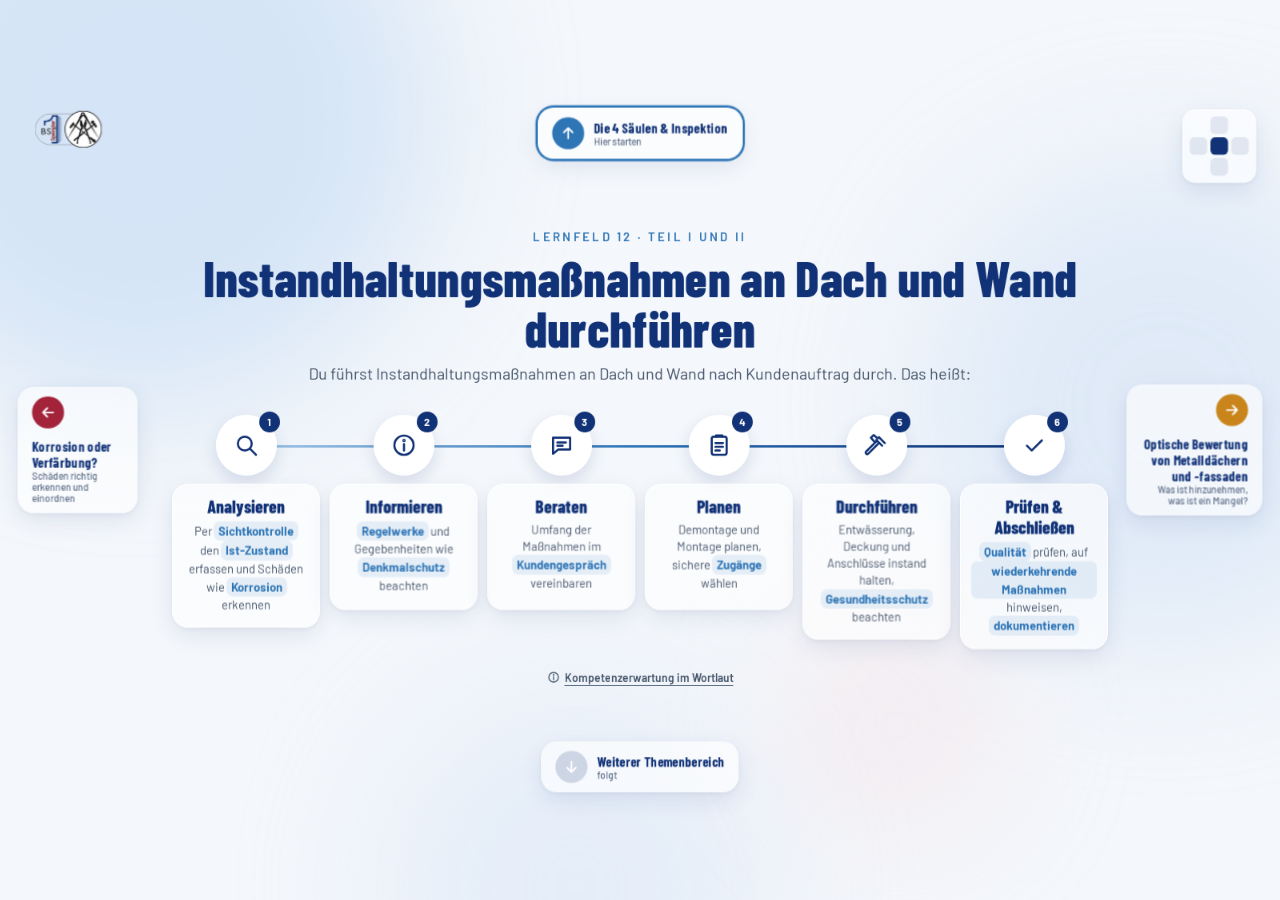
<file: index.html>
<!doctype html>
<html lang="de">
<head>
<meta charset="utf-8">
<meta name="viewport" content="width=device-width, initial-scale=1">
<title>Lernlandkarte Instandhaltung an Dach und Wand</title>
<meta name="theme-color" content="#F3F6FB">
<link rel="stylesheet" href="assets/fonts.css">
<link rel="stylesheet" href="assets/style.css">
<style>
  html,body{height:100%;overflow:hidden}
  #fit{position:fixed;inset:0;overflow:hidden}
  #stage{width:1600px;height:900px;position:absolute;left:50%;top:50%;transform-origin:center center;transform:translate(-50%,-50%) scale(.5)}
  #world{position:absolute;inset:0;perspective:1900px;perspective-origin:50% 50%}
  .view{position:absolute;inset:0;padding:30px 44px 0;transform-style:preserve-3d;will-change:transform,filter,opacity;
        transition:transform .85s cubic-bezier(.65,0,.25,1),filter .85s ease,opacity .75s ease}
  .brand-top{position:absolute;left:44px;top:26px;display:flex;align-items:center;gap:16px;z-index:5}
  .brand-top img{height:46px}
  .brand-top span{font:600 14px var(--f-b);letter-spacing:.22em;color:var(--slate-d);text-transform:uppercase}

  /* Mitte */
  .center{display:flex;flex-direction:column;align-items:center;justify-content:center;height:100%;padding:0 150px 30px}
  .center .eyebrow{font-size:15px}
  .center h1{font-size:62px;font-weight:800;line-height:1.02;text-align:center;margin:12px 0 26px;max-width:1150px}
  .phases{display:grid;grid-template-columns:repeat(6,1fr);gap:12px;width:1170px;position:relative;margin-top:6px}
  .phases::before{content:"";position:absolute;left:8%;right:8%;top:38px;height:3px;background:linear-gradient(90deg,#9DC3E6,#2E75B6,#113277);border-radius:3px;z-index:0}
  .ph{position:relative;z-index:1;display:flex;flex-direction:column;align-items:center;text-align:center;gap:10px}
  .ph .ic{width:76px;height:76px;border-radius:50%;display:grid;place-items:center;background:#fff;color:var(--navy);box-shadow:0 8px 22px rgba(17,50,119,.14), inset 0 0 0 3px #fff;position:relative}
  .ph .ic i{position:absolute;top:-4px;right:-4px;width:26px;height:26px;border-radius:50%;background:var(--navy);color:#fff;font:700 13px/26px var(--f-b);font-style:normal}
  .ph .bx{padding:14px 14px 16px;border-radius:20px;width:100%;min-height:158px}
  .ph b.n{display:block;font:800 22px var(--f-d);color:var(--navy);margin-bottom:6px}
  .ph p{margin:0;font-size:15px;line-height:1.42;color:var(--slate-d)}
  .kw{border:0;padding:1px 6px;margin:0 -1px;border-radius:8px;font:700 15px var(--f-b);color:var(--blue);background:rgba(46,117,182,.10);cursor:pointer;line-height:1.5}
  .kw:hover,.kw.on{background:var(--blue);color:#fff}
  .pop{position:absolute;z-index:20;width:330px;background:rgba(255,255,255,.97)!important;box-shadow:0 20px 50px rgba(17,50,119,.22)!important;padding:18px 20px 16px;border-radius:22px;text-align:left;opacity:0;transform:translateY(8px) scale(.97);transition:.22s;pointer-events:none}
  .pop.on{opacity:1;transform:none;pointer-events:auto}
  .pop h4{margin:0 0 10px;font:800 24px var(--f-d);color:var(--navy)}
  .pop .row{display:flex;gap:10px;margin:8px 0;font-size:15px;line-height:1.4;color:var(--ink)}
  .pop .row span{flex:none;width:24px;height:24px;border-radius:8px;display:grid;place-items:center;background:rgba(46,117,182,.12);color:var(--blue)}
  .pop .go{margin-top:10px;border:0;border-radius:999px;padding:9px 14px;font:600 14px var(--f-b);background:var(--navy);color:#fff;display:inline-flex;gap:6px;align-items:center}
  .pop .x{position:absolute;right:12px;top:12px;border:0;background:rgba(17,50,119,.07);width:30px;height:30px;border-radius:50%;display:grid;place-items:center;color:var(--navy)}
  .wl{margin-top:26px;border:0;background:transparent;font:600 14px var(--f-b);color:var(--slate-d);display:inline-flex;gap:6px;align-items:center;text-decoration:underline;text-underline-offset:4px}
  .modal{position:absolute;inset:0;z-index:30;background:rgba(17,30,60,.25);backdrop-filter:blur(4px);display:none;align-items:center;justify-content:center}
  .modal.on{display:flex}
  .kompetenz{padding:24px 30px;max-width:1220px}
  .kompetenz h3{font:700 15px var(--f-b);letter-spacing:.2em;text-transform:uppercase;color:var(--blue);margin-bottom:10px}
  .kompetenz .cols{column-count:2;column-gap:34px;font-size:14.6px;line-height:1.5;color:var(--slate-d)}
  .kompetenz .cols p{margin:0 0 9px;break-inside:avoid-column}
  .kompetenz .cols p:first-child{font-weight:600;color:var(--navy)}

  /* Richtungs-Schaltflächen */
  .dirbtn{position:absolute;z-index:6;display:flex;align-items:center;gap:12px;border:0;border-radius:20px;padding:12px 18px;
          font:700 17px var(--f-d);color:var(--navy);letter-spacing:.02em;max-width:330px;text-align:left;transition:transform .2s}
  .dirbtn:hover{transform:scale(1.04)}
  .dirbtn .ar{width:40px;height:40px;border-radius:50%;display:grid;place-items:center;color:#fff;background:var(--c);flex:none}
  .dirbtn small{display:block;font:500 12px var(--f-b);color:var(--muted);letter-spacing:0}
  .dirbtn.bald .ar{background:rgba(17,50,119,.18)}
  .dirbtn.oben{top:22px;left:50%;transform:translateX(-50%)} .dirbtn.oben:hover{transform:translateX(-50%) scale(1.04)}
  .dirbtn.unten{bottom:22px;left:50%;transform:translateX(-50%)} .dirbtn.unten:hover{transform:translateX(-50%) scale(1.04)}
  .dirbtn.links{left:22px;top:50%;transform:translateY(-50%);flex-direction:column;align-items:flex-start;max-width:150px}
  .dirbtn.links:hover{transform:translateY(-50%) scale(1.04)}
  .dirbtn.rechts{right:22px;top:50%;transform:translateY(-50%);flex-direction:column;align-items:flex-end;text-align:right;max-width:170px}
  .dirbtn.rechts:hover{transform:translateY(-50%) scale(1.04)}
  .dirbtn.start{box-shadow:0 0 0 3px var(--c),var(--shadow)}
  .pulse{animation:pulse 2.4s ease-in-out infinite}
  @keyframes pulse{50%{box-shadow:0 0 0 7px rgba(46,117,182,.25),var(--shadow)}}

  /* Bereich */
  .area-head{display:flex;align-items:center;gap:16px;margin:4px 0 16px 0;padding-left:300px}
  .area-head .ic{width:50px;height:50px;border-radius:16px;display:grid;place-items:center;color:#fff;background:var(--c);flex:none}
  .area-head .eyebrow{color:var(--c)}
  .area-head h1{font-size:40px;font-weight:800;line-height:1.05}
  .slide{position:absolute;left:44px;right:44px;top:112px;bottom:92px}
  .slide h2{font-size:38px;font-weight:800;margin-bottom:6px}
  .slide .lead{font-size:19px;color:var(--slate-d);margin:0 0 16px;max-width:1100px}
  .navbar{position:absolute;left:44px;right:44px;bottom:20px;height:58px;display:flex;align-items:center;gap:10px;padding:7px;border-radius:22px;z-index:6}
  .navbar button{border:0;border-radius:16px;height:44px;padding:0 15px;font:600 14px var(--f-b);background:transparent;color:var(--slate-d);display:flex;align-items:center;gap:7px;white-space:nowrap}
  .navbar .pills{display:flex;gap:4px;flex:1;overflow:hidden;justify-content:center}
  .navbar .pills button{padding:0 11px;font-size:13px}
  .navbar .pills button.on{background:var(--c);color:#fff}
  .navbar .home{background:rgba(17,50,119,.07);color:var(--navy)}
  .navbar .arr{width:44px;padding:0;justify-content:center;background:rgba(17,50,119,.07);color:var(--navy)}
  .navbar .arr:disabled{opacity:.3}

  /* Minikarte */
  .mini{position:absolute;right:30px;top:24px;z-index:7;display:grid;grid-template-columns:repeat(3,22px);grid-template-rows:repeat(3,22px);gap:4px;padding:8px;border-radius:16px}
  .mini b{border-radius:6px;background:rgba(17,50,119,.10);cursor:pointer}
  .mini b.on{background:var(--navy)}
  .mini b.x{visibility:hidden}

  /* Bausteine */
  .card2{padding:20px 24px}
  .big-in{font:700 34px var(--f-d);text-align:center;color:var(--navy);width:100%;border:2px solid var(--line);border-radius:16px;padding:10px;background:rgba(255,255,255,.9)}
  .dragc{touch-action:none;user-select:none;-webkit-user-select:none;cursor:grab;border:0;border-radius:16px;padding:12px 16px;font:600 17px/1.25 var(--f-b);
         background:#fff;color:var(--ink);box-shadow:0 3px 10px rgba(17,50,119,.12), inset 0 0 0 1.5px var(--line);text-align:left}
  .dragc.sel{box-shadow:0 0 0 4px var(--blue)}
  .dragc.ok{background:color-mix(in srgb,var(--c,#2F8A78) 12%,white);box-shadow:inset 0 0 0 1.5px color-mix(in srgb,var(--c,#2F8A78) 45%,transparent);cursor:default;font-size:15px;padding:9px 12px}
  .dragc.ghost{position:fixed;z-index:100;pointer-events:none;transform:rotate(-2deg) scale(1.04);box-shadow:0 18px 40px rgba(17,50,119,.3)}
  .dragc.shake{animation:shake .35s}
  @keyframes shake{25%{transform:translateX(-8px)}75%{transform:translateX(8px)}}
  .drop{border-radius:20px;transition:background .15s, box-shadow .15s}
  .drop.hot{box-shadow:inset 0 0 0 3px var(--c,#2E75B6);background:color-mix(in srgb,var(--c,#2E75B6) 10%,transparent)}
  .fbk{border-radius:16px;padding:12px 16px;font-size:17px;line-height:1.4}
  .fbk.good{background:rgba(47,138,120,.13);color:#1d5a4e}
  .fbk.bad{background:rgba(163,35,58,.10);color:#7c1a2c}
  .btn2{border:0;border-radius:999px;padding:12px 20px;font:600 16px var(--f-b);background:var(--navy);color:#fff;display:inline-flex;align-items:center;gap:8px}
  .btn2.ghost{background:rgba(255,255,255,.85);color:var(--navy);box-shadow:inset 0 0 0 1.5px var(--line)}
  .wobble{animation:wob 1.6s ease-in-out infinite;transform-origin:50% 100%}
  @keyframes wob{25%{transform:rotate(-1.6deg)}75%{transform:rotate(1.6deg)}}
  .merke{border-left:5px solid var(--berry);background:rgba(163,35,58,.07);border-radius:0 16px 16px 0;padding:12px 18px;font-size:17px;line-height:1.45}
  .merke > b:first-child{display:block;color:var(--berry);font:700 13px var(--f-b);letter-spacing:.18em;text-transform:uppercase;margin-bottom:4px}
  .soon{display:flex;flex-direction:column;align-items:center;justify-content:center;height:100%;text-align:center}
</style>
</head>
<body>
<div class="blobs"><i></i><i></i><i></i><i></i></div>
<div id="fit"><div id="stage">
  <div class="brand-top"><img src="assets/logos.png" alt="BS1 Spengler Bayreuth"></div>
  <div class="mini glass" id="mini"></div>
  <div id="world"></div>
</div></div>

<script src="config.js"></script>
<script src="assets/icons.js"></script>
<script src="karte.js"></script>
<script src="karte_ob.js"></script>
<script src="karte_ko.js"></script>
<script src="assets/qrcode.js"></script>
<script src="karte_pinnwand.js"></script>
<script>
(function(){
  const K = window.LF_KARTE, F = window.KARTE_FOLIEN;
  const world = document.getElementById('world');
  const DIRS = ['oben','links','rechts','unten'];
  const VEC = { oben:[0,-1], unten:[0,1], links:[-1,0], rechts:[1,0], mitte:[0,0] };
  let cur = { area: 'mitte', i: 0 }, busy = false, viewEl = null;

  /* Pose für Ein- und Ausklappen: dx,dy = Richtung, aus der die neue Ansicht kommt */
  function pose(dx, dy, k){
    const t = 38 * k, r = 34 * k;
    return `translate3d(${dx*t}%, ${dy*t}%, ${-260*k}px) rotateX(${-dy*r}deg) rotateY(${dx*r}deg) scale(${1 - .14*k})`;
  }

  function render(state){
    const v = document.createElement('div'); v.className = 'view';
    if (state.area === 'mitte') renderCenter(v); else renderArea(v, state);
    return v;
  }

  function renderCenter(v){
    const kw = t => t.replace(/\[\[([^|\]]+)\|([^\]]+)\]\]/g, (m, w, id) => `<button class="kw" data-kw="${id}">${w}</button>`);
    v.innerHTML = `<div class="center" style="justify-content:center;padding-top:20px">
        <div class="eyebrow">${K.lernfeld}</div>
        <h1 style="margin-bottom:12px">${K.titel}</h1>
        <p style="font-size:20px;color:var(--slate-d);margin:0 0 34px;text-align:center">Du führst Instandhaltungsmaßnahmen an Dach und Wand nach Kundenauftrag durch. Das heißt:</p>
        <div class="phases">${K.phasen.map((p, i) => `<div class="ph"><div class="ic">${ICON(p.icon,32)}<i>${i+1}</i></div>
          <div class="bx glass"><b class="n">${p.name}</b><p>${kw(p.text)}</p></div></div>`).join('')}</div>
        <button class="wl" data-wl>${ICON('info',16)} Kompetenzerwartung im Wortlaut</button>
      </div>
      <div class="pop glass" id="pop"></div>
      <div class="modal" id="wlM"><div class="kompetenz glass" style="position:relative;max-height:760px;overflow:auto"><button class="x" data-wlx style="position:absolute;right:16px;top:14px;border:0;background:rgba(17,50,119,.07);width:36px;height:36px;border-radius:50%;display:grid;place-items:center;color:var(--navy)">${ICON('x',18)}</button>
        <h3>Kompetenzerwartung (Lehrplan)</h3><div class="cols">${K.kompetenz.map(p => `<p>${p}</p>`).join('')}</div></div></div>` +
      DIRS.map(d => { const b = K.bereiche[d]; const ar = { oben:'M12 19V5M6 11l6-6 6 6', unten:'M12 5v14M6 13l6 6 6-6', links:'M19 12H5M11 6l-6 6 6 6', rechts:'M5 12h14M13 6l6 6-6 6' }[d];
        return `<button class="dirbtn glass ${d} ${b.status==='bald'?'bald':''} ${d==='oben'?'start pulse':''}" data-go="${d}" style="--c:${b.farbe}">
          <span class="ar"><svg width="22" height="22" viewBox="0 0 24 24" fill="none" stroke="currentColor" stroke-width="2.4" stroke-linecap="round" stroke-linejoin="round"><path d="${ar}"/></svg></span>
          <span>${b.titel}<small>${b.status==='bald' ? 'folgt' : (d==='oben' ? 'Hier starten' : b.sub)}</small></span></button>`; }).join('');
    v.querySelectorAll('[data-go]').forEach(b => b.onclick = () => go({ area: b.dataset.go, i: 0 }));
    const pop = v.querySelector('#pop');
    const close = () => { pop.classList.remove('on'); v.querySelectorAll('.kw.on').forEach(x => x.classList.remove('on')); };
    v.querySelectorAll('.kw').forEach(btn => btn.onclick = e => {
      e.stopPropagation();
      if (btn.classList.contains('on')) return close();
      close(); btn.classList.add('on');
      const B = K.begriffe[btn.dataset.kw]; if (!B) return;
      const z = B.ziel && K.bereiche[B.ziel[0]];
      pop.innerHTML = `<button class="x" aria-label="Schließen">${ICON('x',14)}</button><h4>${B.t}</h4>
        <div class="row"><span>${ICON('info',15)}</span><div><b>Warum wichtig?</b><br>${B.warum}</div></div>
        <div class="row"><span>${ICON('hammer',15)}</span><div><b>Als Spengler</b><br>${B.spengler}</div></div>
        ${z ? `<button class="go" data-z>${z.status === 'bald' ? ICON('lock',14) + ' Themenbereich folgt' : 'Zur Themenseite ' + ICON('pfeilR',14)}</button>` : ''}`;
      const k = window.KARTE_SCALE(), sr = document.getElementById('stage').getBoundingClientRect(), br = btn.getBoundingClientRect();
      let x = (br.left - sr.left) / k + br.width / k / 2 - 165, y = (br.bottom - sr.top) / k + 10;
      x = Math.max(20, Math.min(1600 - 350, x)); if (y > 900 - 270) y = (br.top - sr.top) / k - 260;
      pop.style.left = x + 'px'; pop.style.top = y + 'px';
      requestAnimationFrame(() => pop.classList.add('on'));
      pop.querySelector('.x').onclick = close;
      const zb = pop.querySelector('[data-z]'); if (zb) zb.onclick = () => go({ area: B.ziel[0], i: B.ziel[1] });
    });
    v.addEventListener('click', e => { if (!e.target.closest('.pop')) close(); });
    const m = v.querySelector('#wlM');
    v.querySelector('[data-wl]').onclick = e => { e.stopPropagation(); m.classList.add('on'); };
    v.querySelector('[data-wlx]').onclick = () => m.classList.remove('on');
    m.onclick = e => { if (e.target === m) m.classList.remove('on'); };
  }

  function renderArea(v, st){
    const b = K.bereiche[st.area];
    const list = b.folien.filter(id => F[id]);
    v.style.setProperty('--c', b.farbe);
    v.innerHTML = `<div class="area-head" style="--c:${b.farbe}"><div class="ic">${ICON(b.icon,26)}</div><div><div class="eyebrow">${b.sub}</div><h1>${b.titel}</h1></div></div>
      <div class="slide"></div>
      <div class="navbar glass" style="--c:${b.farbe}">
        <button class="home" data-home>${ICON('home',18)} Mitte</button>
        <button class="arr" data-prev ${st.i<=0?'disabled':''}>${ICON('pfeilR',18)}</button>
        <div class="pills">${list.map((id, i) => `<button data-i="${i}" class="${i===st.i?'on':''}">${i+1}. ${F[id].kurz}</button>`).join('')}</div>
        <button class="arr" data-next ${st.i>=list.length-1?'disabled':''}>${ICON('pfeilR',18)}</button>
      </div>`;
    v.querySelector('[data-prev]').firstElementChild.style.transform = 'scaleX(-1)';
    const slide = v.querySelector('.slide');
    if (!list.length) {
      slide.innerHTML = `<div class="soon"><div style="width:96px;height:96px;border-radius:30px;background:${b.farbe};color:#fff;display:grid;place-items:center;margin-bottom:22px">${ICON(b.icon,48)}</div>
        <h2 style="font-size:50px;max-width:1000px">${b.titel}</h2><p class="lead" style="font-size:22px">${b.sub}</p><span class="chip" style="font-size:15px;padding:9px 16px">${ICON('lock',16)} Dieser Themenbereich wird demnächst freigeschaltet</span></div>`;
      v.querySelector('.navbar .pills').innerHTML = '';
    } else {
      F[list[st.i]].render(slide, { farbe: b.farbe });
    }
    v.querySelector('[data-home]').onclick = () => go({ area: 'mitte', i: 0 });
    v.querySelector('[data-prev]').onclick = () => go({ area: st.area, i: st.i - 1 });
    v.querySelector('[data-next]').onclick = () => go({ area: st.area, i: st.i + 1 });
    v.querySelectorAll('.pills [data-i]').forEach(x => x.onclick = () => go({ area: st.area, i: +x.dataset.i }));
  }

  function dirOf(from, to){
    if (from.area === to.area) { const [x, y] = VEC[to.area]; const s = to.i > from.i ? 1 : -1; return [x*s, y*s, .55]; }
    if (to.area === 'mitte') { const [x, y] = VEC[from.area]; return [-x, -y, 1]; }
    if (from.area === 'mitte') { const [x, y] = VEC[to.area]; return [x, y, 1]; }
    const [x, y] = VEC[to.area]; return [x, y, 1];
  }

  function go(to, instant){
    if (busy) return;
    const b = K.bereiche[to.area];
    if (to.area !== 'mitte') { const n = b.folien.filter(id => F[id]).length; to.i = Math.max(0, Math.min(Math.max(n - 1, 0), to.i)); }
    if (to.area === cur.area && to.i === cur.i && viewEl) return;
    const nv = render(to);
    if (!viewEl || instant) { world.innerHTML = ''; world.appendChild(nv); viewEl = nv; cur = to; mini(); try { history.replaceState(null, '', to.area === 'mitte' ? location.pathname : '#' + to.area + '-' + (to.i+1)); } catch(e){} return; }
    busy = true;
    const [dx, dy, k] = dirOf(cur, to);
    nv.style.transition = 'none';
    nv.style.transform = pose(dx, dy, k); nv.style.filter = `blur(${18*k}px)`; nv.style.opacity = '0';
    world.appendChild(nv);
    const old = viewEl;
    requestAnimationFrame(() => requestAnimationFrame(() => {
      nv.style.transition = '';
      nv.style.transform = 'none'; nv.style.filter = 'blur(0)'; nv.style.opacity = '1';
      old.style.transform = pose(-dx, -dy, k); old.style.filter = `blur(${18*k}px)`; old.style.opacity = '0';
    }));
    setTimeout(() => { old.remove(); nv.style.filter = 'none'; busy = false; }, 900);
    viewEl = nv; cur = to; mini();
    try { history.replaceState(null, '', to.area === 'mitte' ? location.pathname : '#' + to.area + '-' + (to.i+1)); } catch(e){}
  }

  function mini(){
    const pos = { oben:1, links:3, mitte:4, rechts:5, unten:7 };
    const m = document.getElementById('mini');
    m.innerHTML = [0,1,2,3,4,5,6,7,8].map(i => { const a = Object.keys(pos).find(k => pos[k] === i);
      return a ? `<b class="${cur.area===a?'on':''}" title="${a==='mitte'?'Mitte':K.bereiche[a].titel}" data-a="${a}"></b>` : '<b class="x"></b>'; }).join('');
    m.querySelectorAll('[data-a]').forEach(x => x.onclick = () => go({ area: x.dataset.a, i: 0 }));
  }

  document.addEventListener('keydown', e => {
    if (/INPUT|TEXTAREA/.test(e.target.tagName) || e.target.isContentEditable) return;
    const map = { ArrowUp:'oben', ArrowDown:'unten', ArrowLeft:'links', ArrowRight:'rechts' };
    if (e.key === 'Escape') return go({ area:'mitte', i:0 });
    if (!map[e.key]) return;
    e.preventDefault();
    if (cur.area === 'mitte') return go({ area: map[e.key], i: 0 });
    const fwd = cur.area, back = { oben:'unten', unten:'oben', links:'rechts', rechts:'links' }[cur.area];
    if (map[e.key] === fwd) go({ area: cur.area, i: cur.i + 1 });
    else if (map[e.key] === back) { if (cur.i === 0) go({ area:'mitte', i:0 }); else go({ area: cur.area, i: cur.i - 1 }); }
  });

  function dims(){ const de = document.documentElement;
    const w = innerWidth || de.clientWidth || (window.visualViewport && visualViewport.width) || 0;
    const h = innerHeight || de.clientHeight || (window.visualViewport && visualViewport.height) || 0;
    return [w, h]; }
  function scaleNow(){ const [w, h] = dims(); const k = Math.min(w/1600, h/900); return k > 0.05 ? k : (w > 0 ? w/1600 : 1); }
  function fit(){ document.getElementById('stage').style.transform = `translate(-50%,-50%) scale(${scaleNow()})`; }
  addEventListener('resize', fit); addEventListener('orientationchange', () => setTimeout(fit, 200));
  if (window.visualViewport) visualViewport.addEventListener('resize', fit);
  try { new ResizeObserver(fit).observe(document.documentElement); } catch(e){}
  fit(); requestAnimationFrame(fit); setTimeout(fit, 300); setTimeout(fit, 1200);
  window.KARTE_SCALE = scaleNow;
  window.KARTE_GO = (area, i) => go({ area, i });

  let h0 = null; try { h0 = (location.hash || '').slice(1).match(/^(oben|links|rechts|unten)-(\d+)$/); } catch(e){}
  try { go(h0 ? { area: h0[1], i: +h0[2] - 1 } : { area: 'mitte', i: 0 }, true); }
  catch(e){ console.error(e); busy = false; viewEl = null; go({ area: 'mitte', i: 0 }, true); }
})();
</script>
</body>
</html>
</file>
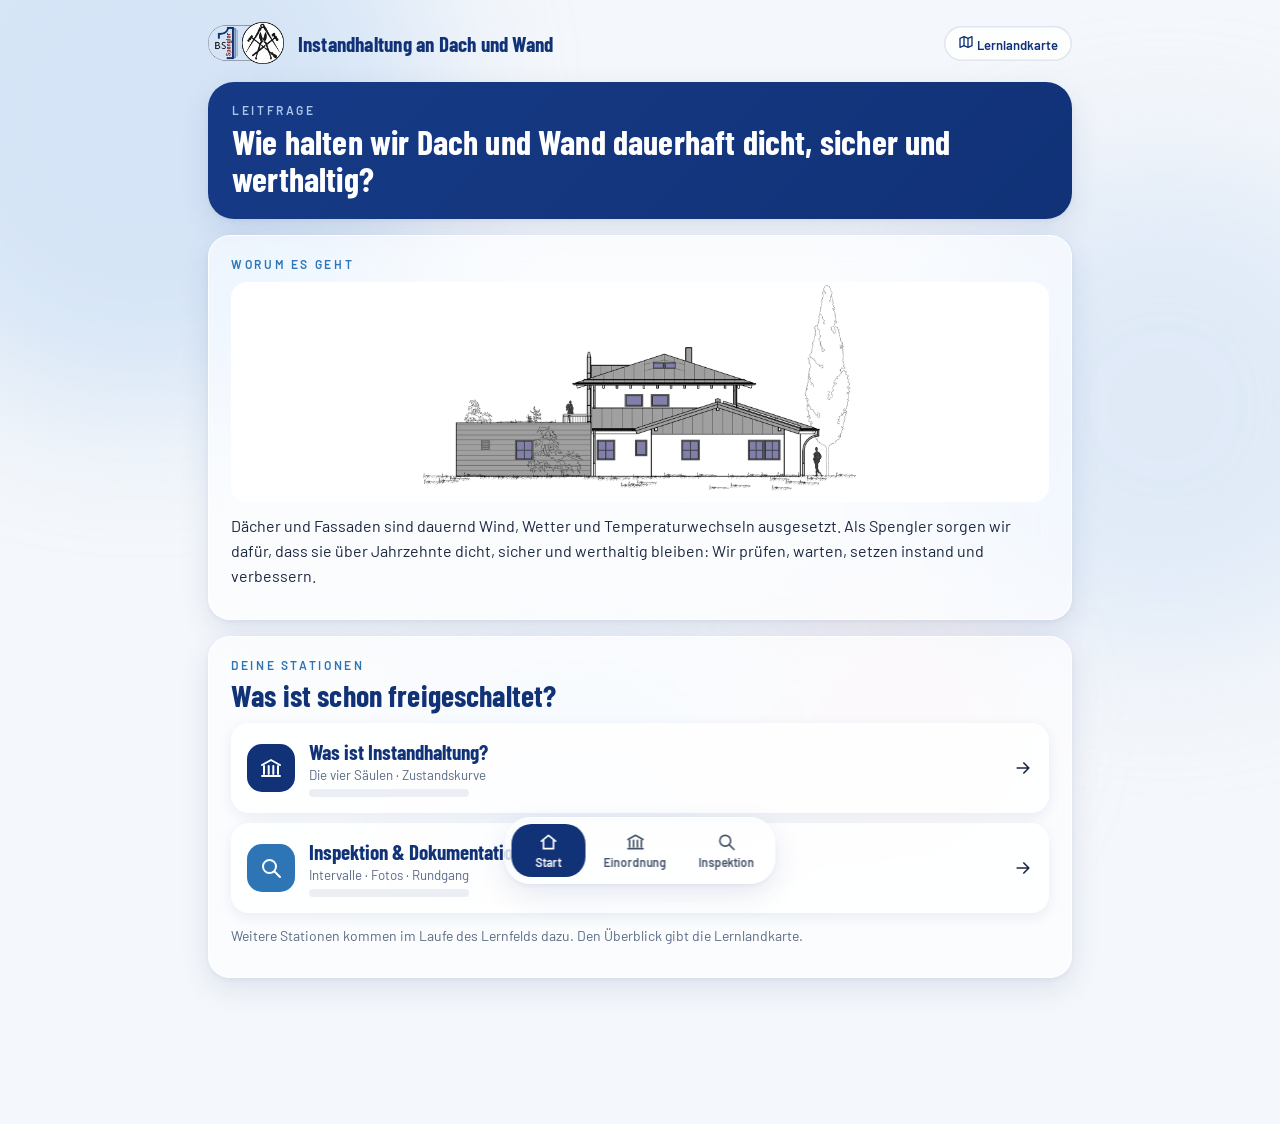
<file: app.html>
<!doctype html>
<html lang="de">
<head>
<meta charset="utf-8">
<meta name="viewport" content="width=device-width, initial-scale=1">
<title>Instandhaltung an Dach und Wand</title>
<meta name="theme-color" content="#F3F6FB">
<link rel="stylesheet" href="assets/fonts.css">
<link rel="stylesheet" href="assets/style.css">
<style>
  .wrap{max-width:900px;margin:0 auto;padding:22px 18px 130px}
  .apphead{display:flex;align-items:center;gap:14px;margin-bottom:18px}
  .apphead img{height:42px}
  .apphead b{font:700 21px var(--f-d);color:var(--navy);letter-spacing:.01em}
  .apphead a{margin-left:auto;text-decoration:none}
  .hero{background:linear-gradient(135deg,#163a86,#113277);color:#fff;border-radius:26px;padding:22px 24px;box-shadow:var(--shadow);margin-bottom:16px}
  .hero .eyebrow{color:#a9c6ea}
  .hero h1{color:#fff;font-size:34px;font-weight:700;line-height:1.08;margin-top:8px}
  .hero p{margin:10px 0 0;color:#dbe7f7;line-height:1.5}
  .card{padding:22px 22px;margin-bottom:16px}
  .card h2{font-size:30px;font-weight:700;margin:6px 0 10px}
  .card h3{font-size:22px;font-weight:700;margin:14px 0 6px}
  .card p,.card li{line-height:1.55;font-size:16px}
  .card p{margin:8px 0}
  .muted{color:var(--muted)}
  .grid2{display:grid;grid-template-columns:1fr 1fr;gap:12px}
  @media (max-width:640px){.grid2{grid-template-columns:1fr}.hero h1{font-size:28px}.card h2{font-size:26px}}

  /* Schritte */
  .steps{display:flex;gap:8px;overflow-x:auto;padding:4px 2px 12px;margin-bottom:6px;scrollbar-width:none}
  .steps button{flex:none;border:0;border-radius:999px;padding:9px 14px;font:600 14px var(--f-b);background:rgba(255,255,255,.75);color:var(--slate-d);box-shadow:inset 0 0 0 1.5px var(--line);display:flex;gap:7px;align-items:center}
  .steps button .n{width:22px;height:22px;border-radius:50%;display:grid;place-items:center;font-size:12px;background:rgba(17,50,119,.08)}
  .steps button.on{background:var(--navy);color:#fff;box-shadow:none}
  .steps button.on .n{background:rgba(255,255,255,.2)}
  .steps button.done .n{background:var(--green);color:#fff}
  .modhead{margin:4px 0 12px}
  .modhead .eyebrow{color:var(--c,var(--blue))}
  .modhead h1{font-size:40px;font-weight:800;line-height:1.05;margin-top:6px}
  .next{display:flex;justify-content:flex-end;margin-top:6px}

  /* Aufgabe */
  .task{display:flex;gap:12px;align-items:flex-start;background:rgba(46,117,182,.08);border-radius:16px;padding:14px 16px;margin:12px 0}
  .task .ti{flex:none;width:34px;height:34px;border-radius:11px;background:var(--blue);color:#fff;display:grid;place-items:center}
  .task p{margin:0;font-weight:500}
  .merke{border-left:5px solid var(--berry);background:rgba(163,35,58,.06);border-radius:0 16px 16px 0;padding:12px 16px;margin:14px 0}
  .merke > b:first-child{color:var(--berry);font:700 13px var(--f-b);letter-spacing:.18em;text-transform:uppercase;display:block;margin-bottom:4px}
  textarea,input[type=text]{width:100%;font:16px/1.45 var(--f-b);color:var(--ink);border:1.5px solid var(--line);border-radius:14px;padding:12px 14px;background:rgba(255,255,255,.85);resize:vertical}
  textarea:focus,input:focus{outline:none;border-color:var(--blue)}
  img.ph{width:100%;border-radius:16px;display:block;object-fit:cover}
  figure{margin:10px 0}
  figcaption{font-size:13px;color:var(--muted);margin-top:6px}

  /* Sortierer */
  .pool{display:flex;flex-wrap:wrap;gap:8px;min-height:44px;margin:12px 0}
  .item{border:0;text-align:left;border-radius:14px;padding:10px 13px;font:500 15px/1.3 var(--f-b);background:#fff;color:var(--ink);box-shadow:0 2px 8px rgba(17,50,119,.10), inset 0 0 0 1.5px var(--line)}
  .item.sel{box-shadow:0 0 0 3px var(--blue);transform:translateY(-1px)}
  .item.ok{background:rgba(47,138,120,.10);box-shadow:inset 0 0 0 1.5px rgba(47,138,120,.35);cursor:default;font-size:14px}
  .item.shake{animation:shake .35s}
  @keyframes shake{25%{transform:translateX(-6px)}75%{transform:translateX(6px)}}
  .buckets{display:grid;grid-template-columns:repeat(auto-fit,minmax(180px,1fr));gap:10px}
  .bucket{border-radius:18px;padding:12px;background:rgba(255,255,255,.6);box-shadow:inset 0 0 0 2px color-mix(in srgb,var(--c) 35%,transparent);min-height:120px;cursor:pointer;transition:background .15s}
  .bucket.hot{background:color-mix(in srgb,var(--c) 12%,white)}
  .bucket h4{margin:0 0 2px;font:800 20px var(--f-d);color:var(--c)}
  .bucket small{display:block;color:var(--muted);font-size:12.5px;margin-bottom:8px}
  .bucket .in{display:flex;flex-direction:column;gap:6px}
  .fb{margin-top:10px;border-radius:14px;padding:12px 14px;font-size:15px;line-height:1.45;display:none}
  .fb.on{display:block}
  .fb.good{background:rgba(47,138,120,.12);color:#1d5a4e}
  .fb.bad{background:rgba(163,35,58,.10);color:#7c1a2c}
  .score{font:700 15px var(--f-b);color:var(--navy)}

  /* Quiz */
  .q{margin:14px 0 18px}
  .q .qt{font:600 17px/1.4 var(--f-b);margin-bottom:8px}
  .opt{display:block;width:100%;text-align:left;border:0;margin:6px 0;padding:12px 14px;border-radius:14px;background:#fff;font:500 15.5px var(--f-b);color:var(--ink);box-shadow:inset 0 0 0 1.5px var(--line)}
  .opt.right{background:rgba(47,138,120,.14);box-shadow:inset 0 0 0 2px var(--green)}
  .opt.wrong{background:rgba(163,35,58,.10);box-shadow:inset 0 0 0 2px var(--berry)}
  .opt[disabled]{cursor:default}

  /* Nav */
  nav.bar{position:fixed;left:50%;bottom:16px;transform:translateX(-50%);display:flex;gap:4px;padding:6px;border-radius:26px;z-index:10;max-width:calc(100vw - 20px);overflow-x:auto}
  nav.bar a{flex:none;display:flex;flex-direction:column;align-items:center;gap:3px;padding:8px 14px;border-radius:20px;text-decoration:none;color:var(--slate-d);font:600 12px var(--f-b);min-width:74px}
  nav.bar a.on{background:var(--navy);color:#fff}
  .toast{position:fixed;left:50%;bottom:100px;transform:translateX(-50%) translateY(20px);background:var(--navy);color:#fff;border-radius:16px;padding:12px 18px;font-weight:600;opacity:0;transition:.25s;z-index:30;pointer-events:none}
  .toast.on{opacity:1;transform:translateX(-50%)}
  .stile{display:flex;gap:14px;align-items:center;padding:16px;border-radius:18px;background:rgba(255,255,255,.8);text-decoration:none;color:inherit;box-shadow:0 4px 14px rgba(17,50,119,.08);margin-bottom:10px}
  .stile .ic{width:48px;height:48px;border-radius:15px;display:grid;place-items:center;color:#fff;background:var(--c);flex:none}
  .stile b{font:700 21px var(--f-d);color:var(--navy);display:block}
  .stile small{color:var(--muted)}
  .bar-p{height:8px;border-radius:9px;background:rgba(17,50,119,.08);overflow:hidden;margin-top:6px;width:160px}
  .bar-p i{display:block;height:100%;background:var(--green);border-radius:9px}
</style>
</head>
<body>
<div class="blobs"><i></i><i></i><i></i><i></i></div>
<div class="wrap">
  <div class="apphead">
    <img src="assets/logos.png" alt="BS1 Spengler Bayreuth">
    <b id="appTitle"></b>
    <a href="index.html" class="btn ghost sm" id="mapBtn"></a>
  </div>
  <main id="main"></main>
</div>
<nav class="bar glass" id="nav"></nav>
<div class="toast" id="toast"></div>

<script src="config.js"></script>
<script src="assets/icons.js"></script>
<script>
/* ===== Kern der App: Router, Speicher, Bausteine ===== */
window.LF = (function(){
  const C = window.LF_CONFIG, mods = {}, KEY = 'lf-instandhaltung-v1';
  const $ = (s, el=document) => el.querySelector(s);
  let store = {};
  try { store = JSON.parse(localStorage.getItem(KEY) || '{}'); } catch(e) { store = {}; }
  const save = () => { try { localStorage.setItem(KEY, JSON.stringify(store)); } catch(e){} };
  const get = (k, d) => (k in store ? store[k] : d);
  const set = (k, v) => { store[k] = v; save(); };
  const S = Object.fromEntries(C.saeulen.map(s => [s.id, s]));

  function toast(t){ const el = $('#toast'); el.textContent = t; el.classList.add('on'); clearTimeout(el._t); el._t = setTimeout(() => el.classList.remove('on'), 2200); }
  function h(html){ const d = document.createElement('div'); d.innerHTML = html.trim(); return d.firstElementChild; }
  function shuffle(a){ a = a.slice(); for (let i = a.length - 1; i > 0; i--) { const j = Math.floor(Math.random() * (i + 1)); [a[i], a[j]] = [a[j], a[i]]; } return a; }

  /* Sortierer: antippen, dann Kategorie antippen */
  function sorter(el, cfg){
    const items = shuffle(cfg.items.map((x, i) => ({...x, i})));
    let sel = null, done = 0, tries = 0;
    el.innerHTML = `<div class="pool"></div><div class="buckets"></div><div class="fb"></div>
      <div style="display:flex;justify-content:space-between;align-items:center;margin-top:10px"><span class="score"></span><button class="btn ghost sm rs">${ICON('reset',16)} Neu mischen</button></div>`;
    const pool = $('.pool', el), bk = $('.buckets', el), fb = $('.fb', el), sc = $('.score', el);
    bk.innerHTML = cfg.buckets.map(b => `<div class="bucket" data-b="${b.id}" style="--c:${b.farbe||'#113277'}"><h4>${b.name}</h4><small>${b.sub||''}</small><div class="in"></div></div>`).join('');
    items.forEach(it => { const b = h(`<button class="item">${it.t}</button>`); b.onclick = () => { if (b.classList.contains('ok')) return; pool.querySelectorAll('.item').forEach(x => x.classList.remove('sel')); sel = (sel && sel.it === it) ? null : {it, b}; if (sel) b.classList.add('sel'); bk.querySelectorAll('.bucket').forEach(x => x.classList.toggle('hot', !!sel)); }; pool.appendChild(b); });
    const upd = () => sc.textContent = `${done} von ${items.length} richtig zugeordnet` + (tries ? ` · ${tries} Fehlversuch${tries>1?'e':''}` : '');
    upd();
    bk.querySelectorAll('.bucket').forEach(bu => bu.onclick = () => {
      if (!sel) { toast('Erst eine Karte antippen'); return; }
      const {it, b} = sel; const ok = it.b === bu.dataset.b;
      fb.className = 'fb on ' + (ok ? 'good' : 'bad');
      fb.innerHTML = ok ? `<b>Richtig.</b> ${it.why || ''}` : `<b>Noch nicht.</b> ${it.hint || 'Überlege noch einmal, welches Ziel die Maßnahme hat.'}`;
      if (ok) { b.classList.remove('sel'); b.classList.add('ok'); $('.in', bu).appendChild(b); done++; }
      else { tries++; b.classList.add('shake'); setTimeout(() => b.classList.remove('shake'), 400); }
      sel = ok ? null : sel; bk.querySelectorAll('.bucket').forEach(x => x.classList.toggle('hot', !!sel));
      upd();
      if (done === items.length) { fb.className = 'fb on good'; fb.innerHTML = `<b>Alles zugeordnet!</b> ${cfg.ende || ''}`; cfg.onDone && cfg.onDone(tries); }
    });
    $('.rs', el).onclick = () => sorter(el, cfg);
  }

  /* Quiz */
  function quiz(el, qs, onDone){
    let right = 0, answered = 0;
    el.innerHTML = qs.map((q, qi) => `<div class="q" data-q="${qi}"><div class="qt">${qi+1}. ${q.q}</div>
      ${shuffle(q.o.map((o, oi) => ({o, oi}))).map(x => `<button class="opt" data-o="${x.oi}">${x.o}</button>`).join('')}
      <div class="fb"></div></div>`).join('') + `<div class="score" id="qsum"></div>`;
    el.querySelectorAll('.q').forEach(qe => {
      const q = qs[+qe.dataset.q];
      qe.querySelectorAll('.opt').forEach(b => b.onclick = () => {
        const ok = +b.dataset.o === q.a; answered++; if (ok) right++;
        qe.querySelectorAll('.opt').forEach(x => { x.disabled = true; if (+x.dataset.o === q.a) x.classList.add('right'); });
        if (!ok) b.classList.add('wrong');
        const fb = $('.fb', qe); fb.className = 'fb on ' + (ok ? 'good' : 'bad'); fb.innerHTML = (ok ? '<b>Richtig.</b> ' : '<b>Leider falsch.</b> ') + (q.e || '');
        if (answered === qs.length) { $('#qsum', el).innerHTML = `Ergebnis: ${right} von ${qs.length} richtig. ` + (right >= qs.length - 1 ? 'Stark!' : 'Schau dir die markierten Fragen noch einmal an.') + ` <button class="btn ghost sm" style="margin-left:8px">${ICON('reset',14)} Nochmal</button>`; $('#qsum button', el).onclick = () => quiz(el, qs, onDone); onDone && onDone(right); }
      });
    });
  }

  /* Notizfeld mit Speicherung */
  function note(key, ph, rows=3){
    const v = (get('note:' + key, '') + '').replace(/</g, '&lt;');
    return `<textarea rows="${rows}" data-note="${key}" placeholder="${ph}">${v}</textarea>`;
  }
  document.addEventListener('input', e => { const k = e.target.dataset && e.target.dataset.note; if (k) set('note:' + k, e.target.value); });

  /* Modul-Gerüst mit Schritten */
  function steps(el, mod){
    const st = mod.schritte; const key = 'step:' + mod.id;
    let cur = Math.min(get(key, 0), st.length - 1);
    const p = S[mod.saeule]; const col = p ? p.farbe : '#2E75B6';
    el.innerHTML = `<div class="modhead" style="--c:${col}"><div class="eyebrow">${mod.eyebrow || (p ? 'Säule ' + p.name : 'Einstieg')}</div><h1>${mod.titel}</h1></div>
      <div class="steps"></div><div class="sbody"></div>`;
    const bar = $('.steps', el), body = $('.sbody', el);
    function draw(){
      bar.innerHTML = st.map((s, i) => `<button class="${i===cur?'on':''} ${get('done:'+mod.id+':'+i)?'done':''}" data-i="${i}"><span class="n">${get('done:'+mod.id+':'+i) ? ICON('check',13,3) : i+1}</span>${s.name}</button>`).join('');
      bar.querySelectorAll('button').forEach(b => b.onclick = () => { cur = +b.dataset.i; set(key, cur); draw(); scrollTo({top:0, behavior:'smooth'}); });
      body.innerHTML = '';
      const sec = document.createElement('div'); body.appendChild(sec);
      st[cur].render(sec, api);
      const nx = h(`<div class="next">${cur < st.length - 1 ? `<button class="btn">Weiter: ${st[cur+1].name} ${ICON('pfeilR',16)}</button>` : `<a class="btn" style="text-decoration:none" href="#start">Station abgeschlossen ${ICON('check',16)}</a>`}</div>`);
      body.appendChild(nx);
      $('.btn', nx).addEventListener('click', () => { set('done:'+mod.id+':'+cur, true); if (cur < st.length - 1) { cur++; set(key, cur); draw(); scrollTo({top:0, behavior:'smooth'}); } else toast('Super, Station geschafft!'); });
      const act = bar.querySelector('.on'); act && act.scrollIntoView({inline:'center', block:'nearest'});
    }
    draw();
  }
  const api = {C, S, get, set, toast, h, shuffle, sorter, quiz, note, ICON};

  /* Startseite */
  function home(el){
    const open = C.stationen.filter(s => s.status === 'offen');
    el.innerHTML = `<div class="hero fade"><div class="eyebrow">Leitfrage</div><h1>${C.leitfrage}</h1></div>
      <div class="card glass fade"><div class="eyebrow">Worum es geht</div>
        <img class="ph" src="assets/img/haus-sperber.png" alt="Einfamilienhaus" style="background:#fff;margin:12px 0;max-height:220px;object-fit:contain">
        <p>${C.ueberblick}</p></div>
      <div class="card glass fade"><div class="eyebrow">Deine Stationen</div><h2>Was ist schon freigeschaltet?</h2>
        ${open.map(s => { const m = mods[s.id]; const n = m ? m.schritte.length : 0; const d = m ? m.schritte.filter((_, i) => get('done:'+s.id+':'+i)).length : 0; const p = S[s.saeule];
          return `<a class="stile" href="#${s.id}" style="--c:${p?p.farbe:'#113277'}"><div class="ic">${ICON(p?p.icon:'saeulen',24)}</div><div style="flex:1"><b>${s.titel}</b><small>${s.sub}</small>${n?`<div class="bar-p"><i style="width:${Math.round(d/n*100)}%"></i></div>`:''}</div>${ICON('pfeilR',20)}</a>`; }).join('')}
        <p class="muted" style="font-size:14px;margin-top:12px">Weitere Stationen kommen im Laufe des Lernfelds dazu. Den Überblick gibt die Lernlandkarte.</p></div>`;
  }

  function nav(cur){
    const open = C.stationen.filter(s => s.status === 'offen' && mods[s.id]);
    $('#nav').innerHTML = `<a href="#start" class="${cur==='start'?'on':''}">${ICON('home',20)}Start</a>` +
      open.map(s => { const p = S[s.saeule]; return `<a href="#${s.id}" class="${cur===s.id?'on':''}">${ICON(p?p.icon:'saeulen',20)}${mods[s.id].kurz || s.titel}</a>`; }).join('');
  }
  function route(){
    const id = (location.hash || '#start').slice(1);
    const main = $('#main');
    if (mods[id]) { steps(main, mods[id]); nav(id); } else { home(main); nav('start'); }
    scrollTo(0, 0);
  }
  function boot(){
    document.title = C.titel; $('#appTitle').textContent = C.titel;
    $('#mapBtn').innerHTML = ICON('karte',16) + ' Lernlandkarte';
    const open = C.stationen.filter(s => s.status === 'offen' && s.modul);
    let left = open.length; if (!left) route();
    open.forEach(s => { const sc = document.createElement('script'); sc.src = s.modul; sc.onload = sc.onerror = () => { if (--left === 0) route(); }; document.body.appendChild(sc); });
    addEventListener('hashchange', route);
  }
  return { register(m){ const s = C.stationen.find(x => x.id === m.id); if (s) { m.saeule = m.saeule || s.saeule; m.titel = m.titel || s.titel; } mods[m.id] = m; }, boot, api };
})();
LF.boot();
</script>
</body>
</html>
</file>
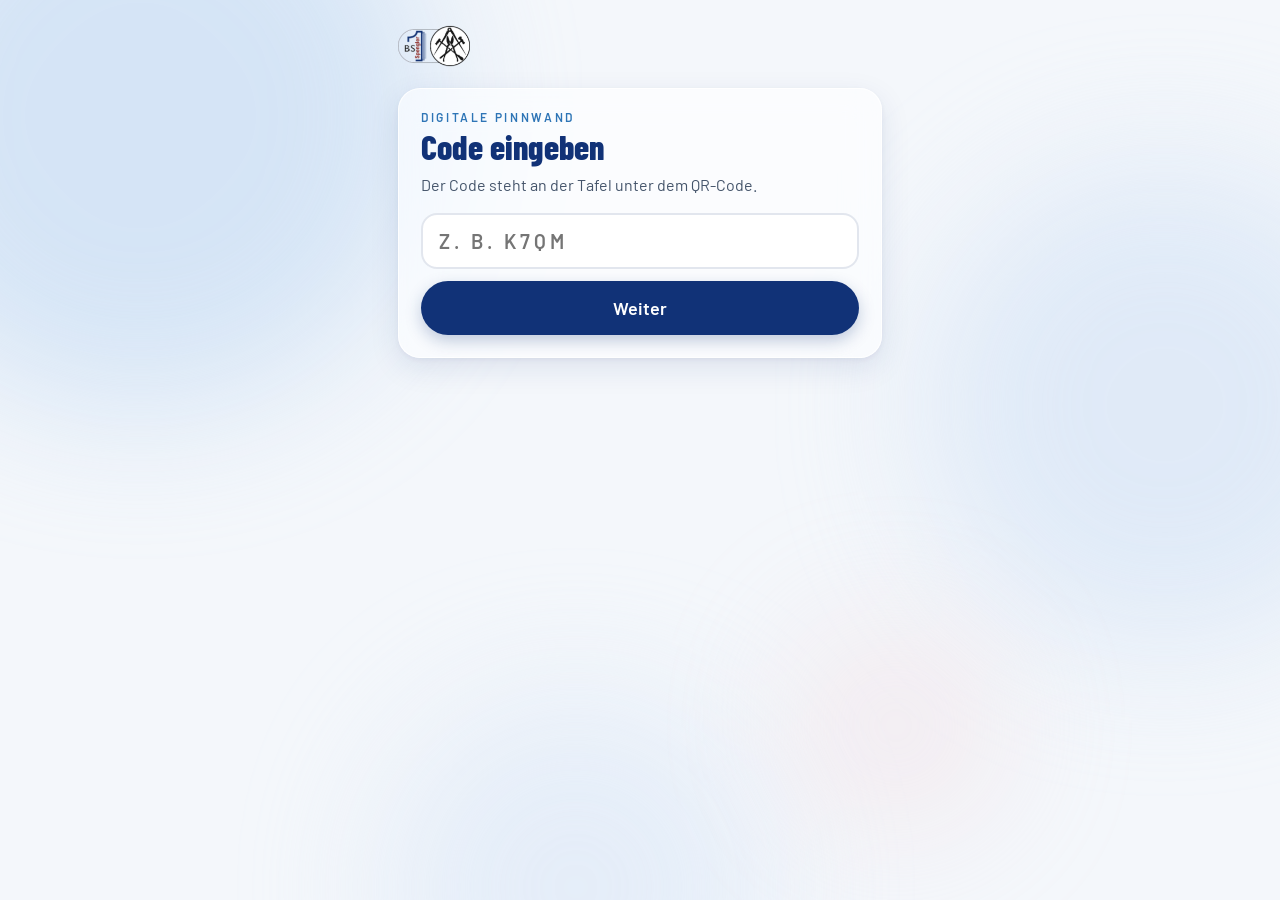
<file: senden.html>
<!doctype html>
<html lang="de">
<head>
<meta charset="utf-8">
<meta name="viewport" content="width=device-width, initial-scale=1">
<title>Begriff senden · Instandhaltung</title>
<meta name="theme-color" content="#F3F6FB">
<link rel="stylesheet" href="assets/fonts.css">
<link rel="stylesheet" href="assets/style.css">
<style>
  .wrap{max-width:520px;margin:0 auto;padding:26px 18px 60px}
  .top{display:flex;align-items:center;gap:12px;margin-bottom:22px}
  .top img{height:40px}
  .card{padding:22px}
  h1{font-size:34px;font-weight:800;line-height:1.05;margin:6px 0 8px}
  p{color:var(--slate-d);line-height:1.5;margin:0 0 16px}
  input{width:100%;font:600 20px var(--f-b);border:2px solid var(--line);border-radius:16px;padding:14px 16px;background:#fff;color:var(--ink)}
  input:focus{outline:none;border-color:var(--blue)}
  .btn{width:100%;margin-top:12px;padding:16px;font-size:18px}
  .btn[disabled]{opacity:.4}
  .sent{display:flex;flex-wrap:wrap;gap:8px;margin-top:18px}
  .sent span{background:rgba(47,138,120,.12);color:#1d5a4e;border-radius:12px;padding:8px 12px;font-weight:600}
  .msg{margin-top:12px;font-weight:600;min-height:22px}
  .code{font:800 22px var(--f-d);letter-spacing:.2em;color:var(--navy)}
</style>
</head>
<body>
<div class="blobs"><i></i><i></i><i></i><i></i></div>
<div class="wrap">
  <div class="top"><img src="assets/logos.png" alt="BS1 Spengler Bayreuth"></div>
  <div class="card glass" id="box"></div>
</div>
<script src="config.js"></script>
<script>
(function(){
  const P = window.LF_PINNWAND || {}, box = document.getElementById('box');
  const max = P.maxProSchueler || 3;
  const hdr = () => P.supabaseKey.startsWith('sb_') ? { apikey: P.supabaseKey } : { apikey: P.supabaseKey, Authorization: 'Bearer ' + P.supabaseKey };
  let code = (new URLSearchParams(location.search).get('s') || '').toUpperCase().replace(/[^A-Z0-9]/g, '');
  let sent = [];
  try { sent = JSON.parse(sessionStorage.getItem('pw-' + code) || '[]'); } catch(e){}
  const esc = t => t.replace(/[&<>"]/g, c => ({'&':'&amp;','<':'&lt;','>':'&gt;','"':'&quot;'}[c]));

  function askCode(){
    box.innerHTML = `<div class="eyebrow">Digitale Pinnwand</div><h1>Code eingeben</h1><p>Der Code steht an der Tafel unter dem QR-Code.</p>
      <input id="c" maxlength="8" autocomplete="off" placeholder="z. B. K7QM" style="text-transform:uppercase;letter-spacing:.2em"><button class="btn" id="go">Weiter</button>`;
    document.getElementById('go').onclick = () => { const v = document.getElementById('c').value.toUpperCase().replace(/[^A-Z0-9]/g, ''); if (v.length >= 3) { location.search = '?s=' + v; } };
  }
  let gesperrt = false;
  async function status(){
    if (!P.supabaseUrl || !P.supabaseKey) return true;
    try { const r = await fetch(P.supabaseUrl.replace(/\/$/, '') + '/rest/v1/sitzungen?select=offen&app=eq.' + encodeURIComponent(P.app || 'ih') + '&sitzung=eq.' + code, { headers: hdr() });
      if (!r.ok) return true; const d = await r.json(); return d.length ? !!d[0].offen : false; } catch(e){ return true; }
  }
  function locked(){
    box.innerHTML = `<div class="eyebrow">Digitale Pinnwand · <span class="code">${code}</span></div><h1>Gerade gesperrt</h1>
      <p>Die Lehrkraft hat das Senden gerade gesperrt. Sobald es wieder freigegeben ist, kannst du hier weitermachen.</p>
      <div class="sent">${sent.map(t => `<span>✓ ${esc(t)}</span>`).join('')}</div>`;
  }
  async function watch(){ const o = await status(); if (o === gesperrt) { gesperrt = !o; gesperrt ? locked() : form(); } }
  function form(){
    const left = max - sent.length;
    box.innerHTML = `<div class="eyebrow">Digitale Pinnwand · <span class="code">${code}</span></div>
      <h1>Was bedeutet für dich „Instandhaltung“?</h1>
      <p>Schick bis zu <b>${max} Begriffe</b> ab, jeden einzeln. Kurz und knapp, ein bis drei Wörter.</p>
      <input id="t" maxlength="40" autocomplete="off" placeholder="Dein Begriff" ${left <= 0 ? 'disabled' : ''}>
      <button class="btn" id="s" ${left <= 0 ? 'disabled' : ''}>${left > 0 ? 'Absenden' : 'Fertig, danke!'}</button>
      <div class="msg" id="m"></div>
      <div class="sent">${sent.map(t => `<span>✓ ${esc(t)}</span>`).join('')}</div>`;
    const t = document.getElementById('t'), s = document.getElementById('s'), m = document.getElementById('m');
    if (left > 0) t.focus();
    t.addEventListener('keydown', e => { if (e.key === 'Enter') s.click(); });
    s.onclick = async () => {
      const v = t.value.trim().replace(/\s+/g, ' ');
      if (!v) return;
      if (!P.supabaseUrl || !P.supabaseKey) { m.style.color = '#A3233A'; m.textContent = 'Die Pinnwand ist noch nicht verbunden. Bitte der Lehrkraft Bescheid geben.'; return; }
      s.disabled = true; m.style.color = 'var(--slate-d)'; m.textContent = 'Wird gesendet …';
      try {
        const r = await fetch(P.supabaseUrl.replace(/\/$/, '') + '/rest/v1/' + (P.tabelle || 'begriffe'), {
          method: 'POST', headers: Object.assign(hdr(), { 'Content-Type': 'application/json', Prefer: 'return=minimal' }),
          body: JSON.stringify({ app: P.app || 'ih', sitzung: code, begriff: v.slice(0, 40) }) });
        if (r.status === 401 || r.status === 403) { gesperrt = true; locked(); return; }
        if (!r.ok) throw new Error(r.status);
        sent.push(v); try { sessionStorage.setItem('pw-' + code, JSON.stringify(sent)); } catch(e){}
        form(); document.getElementById('m').style.color = 'var(--green)'; document.getElementById('m').textContent = 'Angekommen! Schau an die Tafel.';
      } catch(e) { s.disabled = false; m.style.color = '#A3233A'; m.textContent = 'Senden hat nicht geklappt. Bitte nochmal versuchen.'; }
    };
  }
  if (code.length >= 3) { form(); watch(); setInterval(watch, 4000); } else askCode();
})();
</script>
</body>
</html>
</file>
<file: assets/fonts.css>
@font-face{font-family:'Barlow';font-weight:400;font-style:normal;font-display:block;src:url([data-uri]) format('woff2');}
@font-face{font-family:'Barlow';font-weight:500;font-style:normal;font-display:block;src:url([data-uri]) format('woff2');}
@font-face{font-family:'Barlow';font-weight:600;font-style:normal;font-display:block;src:url([data-uri]) format('woff2');}
@font-face{font-family:'Barlow';font-weight:700;font-style:normal;font-display:block;src:url([data-uri]) format('woff2');}
@font-face{font-family:'Barlow Condensed';font-weight:500;font-style:normal;font-display:block;src:url([data-uri]) format('woff2');}
@font-face{font-family:'Barlow Condensed';font-weight:600;font-style:normal;font-display:block;src:url([data-uri]) format('woff2');}
@font-face{font-family:'Barlow Condensed';font-weight:700;font-style:normal;font-display:block;src:url([data-uri]) format('woff2');}
@font-face{font-family:'Barlow Condensed';font-weight:800;font-style:normal;font-display:block;src:url([data-uri]) format('woff2');}
</file>
<file: assets/style.css>
/* Gemeinsames Design · Spengler BS1 Bayreuth */
:root{
  --navy:#113277; --blue:#2E75B6; --sky:#9DC3E6; --slate:#8497B0; --slate-d:#44546A;
  --berry:#A3233A; --green:#2F8A78; --amber:#C9851B;
  --ink:#1b2740; --muted:#5b6b85; --paper:#f4f7fb; --line:rgba(17,50,119,.12);
  --glass:rgba(255,255,255,.62); --glass-b:rgba(255,255,255,.85);
  --f-d:"Barlow Condensed","Arial Narrow",Arial,sans-serif;
  --f-b:"Barlow","Segoe UI",Arial,sans-serif;
  --r:22px; --shadow:0 10px 30px rgba(17,50,119,.10),0 2px 6px rgba(17,50,119,.06);
}
*{box-sizing:border-box}
html,body{margin:0}
body{font-family:var(--f-b);color:var(--ink);background:var(--paper);-webkit-font-smoothing:antialiased;min-height:100vh;overflow-x:hidden}
.blobs{position:fixed;inset:0;z-index:-1;overflow:hidden;pointer-events:none}
.blobs i{position:absolute;border-radius:50%;filter:blur(70px);opacity:.55}
.blobs i:nth-child(1){width:46vw;height:46vw;left:-12vw;top:-14vw;background:#bcd6f2}
.blobs i:nth-child(2){width:38vw;height:38vw;right:-10vw;top:18vh;background:#cfe0f5}
.blobs i:nth-child(3){width:30vw;height:30vw;left:30vw;bottom:-14vw;background:#d9e6f7}
.blobs i:nth-child(4){width:16vw;height:16vw;right:22vw;bottom:8vh;background:#f2d3d9;opacity:.35}
.glass{background:var(--glass);backdrop-filter:blur(18px) saturate(1.4);-webkit-backdrop-filter:blur(18px) saturate(1.4);
  border:1px solid var(--glass-b);border-radius:var(--r);box-shadow:var(--shadow)}
.eyebrow{font:600 12px/1 var(--f-b);letter-spacing:.22em;text-transform:uppercase;color:var(--blue)}
h1,h2,h3{font-family:var(--f-d);color:var(--navy);margin:0;letter-spacing:.005em}
button{font-family:inherit;cursor:pointer}
.btn{border:0;border-radius:999px;padding:12px 20px;font:600 15px var(--f-b);background:var(--navy);color:#fff;box-shadow:0 6px 16px rgba(17,50,119,.25);transition:transform .15s}
.btn:active{transform:scale(.97)}
.btn.ghost{background:rgba(255,255,255,.8);color:var(--navy);box-shadow:inset 0 0 0 1.5px var(--line)}
.btn.sm{padding:8px 14px;font-size:13px}
.brand{display:flex;align-items:center;gap:14px}
.brand img{height:44px}
.chip{display:inline-flex;align-items:center;gap:6px;border-radius:999px;padding:5px 11px;font:600 12px var(--f-b);background:rgba(17,50,119,.07);color:var(--navy)}
@media (prefers-reduced-motion:no-preference){.fade{animation:fade .5s ease both}}
@keyframes fade{from{opacity:0;transform:translateY(8px)}to{opacity:1;transform:none}}
</file>
